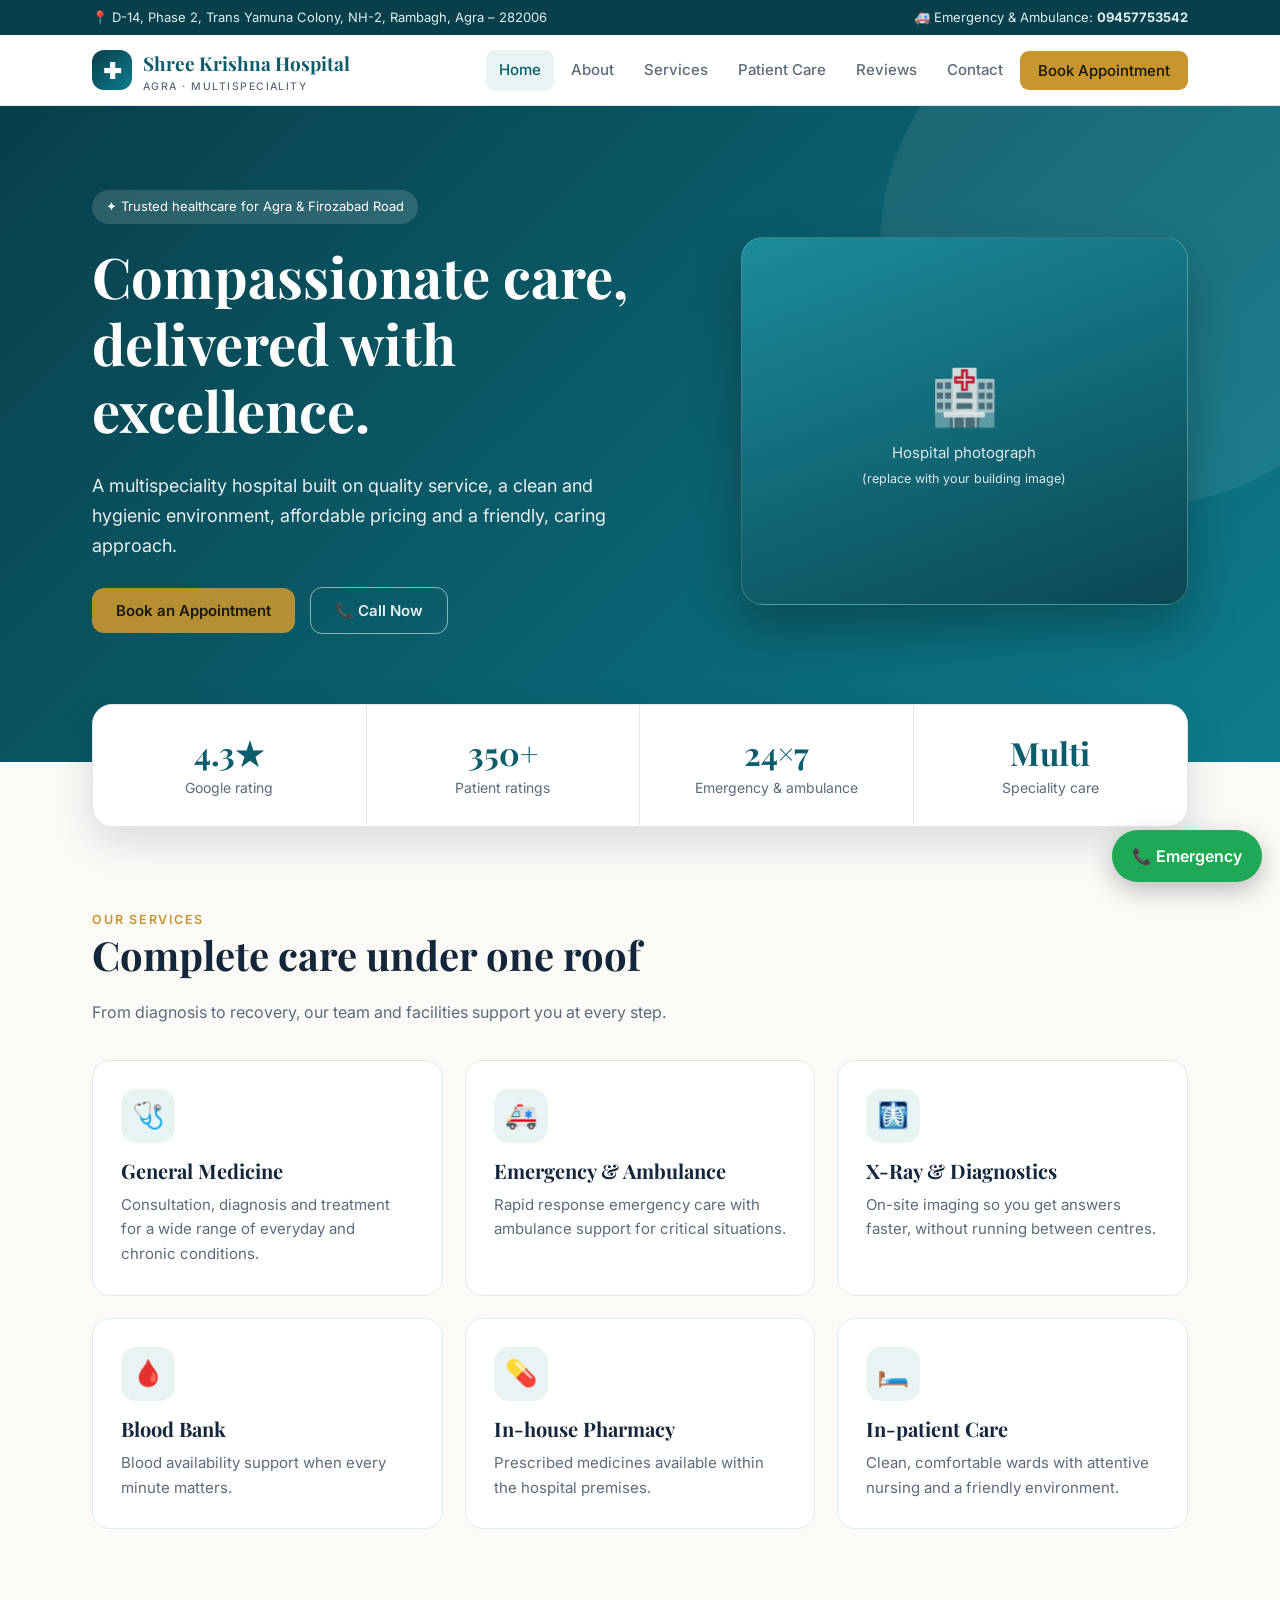
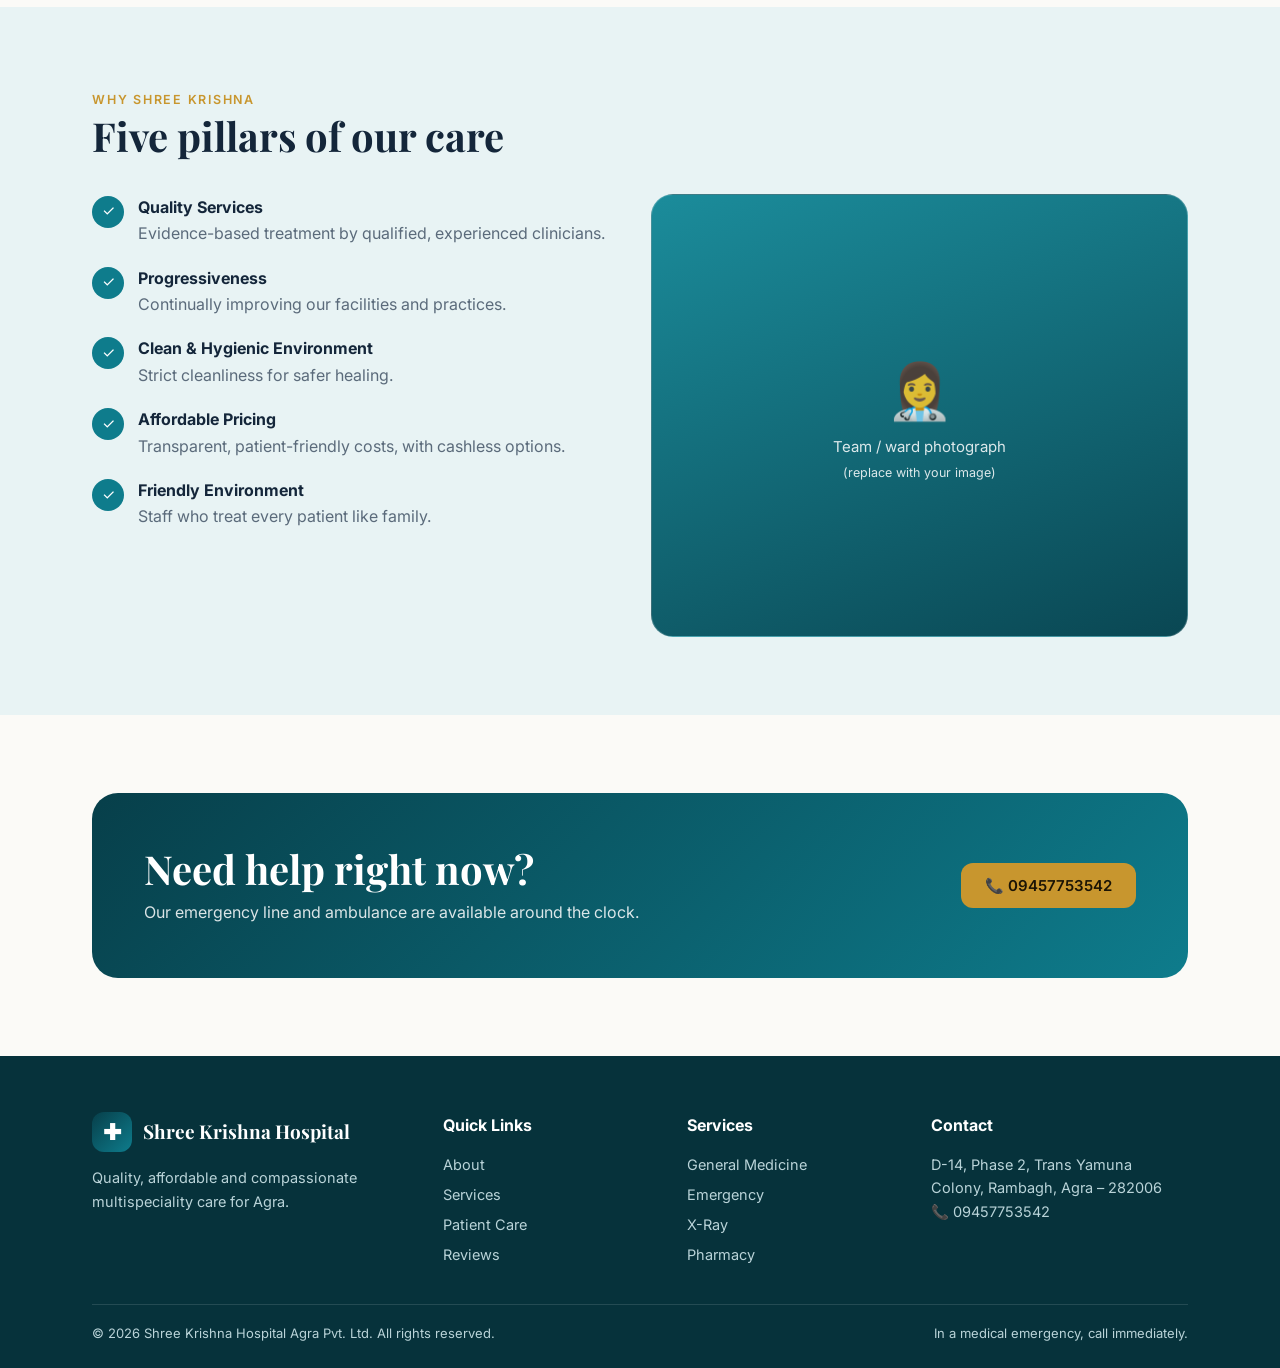
<file: index.html>
<!DOCTYPE html>
<html lang="en"><head><meta charset="utf-8">
<meta name="viewport" content="width=device-width, initial-scale=1, viewport-fit=cover">
<title>Shree Krishna Hospital, Agra – Multispeciality Care You Can Trust</title>
<link href="https://fonts.googleapis.com/css2?family=Playfair+Display:wght@600;700&family=Inter:wght@400;500;600&display=swap" rel="stylesheet">
<style>
:root{--bg:#fbfaf7;--card:#fff;--ink:#14263a;--mut:#5b6b7b;--pri:#0b5d6b;--pri2:#0e7c8c;--acc:#c8962e;--soft:#e8f3f4;--line:#e3e8ec;--hero:linear-gradient(135deg,#073f4a,#0e7c8c);box-sizing:border-box;padding-top:env(safe-area-inset-top,0px);padding-bottom:env(safe-area-inset-bottom,0px)}
@media(prefers-color-scheme:dark){:root:not([data-theme="light"]){--bg:#0d1820;--card:#142531;--ink:#eaf1f5;--mut:#9db0bd;--soft:#16323b;--line:#233a48;--pri:#5fc3d1;--pri2:#0e7c8c}}
:root[data-theme="dark"]{--bg:#0d1820;--card:#142531;--ink:#eaf1f5;--mut:#9db0bd;--soft:#16323b;--line:#233a48;--pri:#5fc3d1;--pri2:#0e7c8c}
*{box-sizing:border-box}html{scroll-behavior:smooth;scroll-padding-top:env(safe-area-inset-top,0px)}
body{margin:0;background:var(--bg);color:var(--ink);font:16px/1.65 Inter,system-ui,sans-serif}
h1,h2,h3{font-family:'Playfair Display',Georgia,serif;line-height:1.2;margin:0 0 .5em}
a{color:inherit;text-decoration:none}.wrap{max-width:1140px;margin:auto;padding:0 22px}
.top{background:#073f4a;color:#dff0f2;font-size:13px;padding:7px 0}.top .wrap{display:flex;justify-content:space-between;gap:10px;flex-wrap:wrap}
header{position:sticky;top:env(safe-area-inset-top,0px);z-index:20;background:var(--card);border-bottom:1px solid var(--line)}
nav{display:flex;align-items:center;justify-content:space-between;height:70px}
.logo{display:flex;align-items:center;gap:11px;font-family:'Playfair Display',serif;font-weight:700;font-size:19px;color:var(--pri)}
.logo i{width:40px;height:40px;border-radius:12px;background:var(--hero);display:grid;place-items:center;color:#fff;font-style:normal;font-size:22px}
.logo small{display:block;font:500 10.5px Inter;letter-spacing:.14em;color:var(--mut);text-transform:uppercase}
.links{display:flex;gap:4px;align-items:center}.links a{padding:8px 13px;border-radius:9px;font-weight:500;font-size:15px;color:var(--mut)}
.links a:hover,.links a.on{color:var(--pri);background:var(--soft)}
.btn{display:inline-block;padding:13px 24px;border-radius:12px;background:var(--acc);color:#1b1405;font-weight:600;border:0;cursor:pointer;font:600 15px Inter}
.btn.ghost{background:transparent;border:1.5px solid rgba(255,255,255,.6);color:#fff}.btn:hover{filter:brightness(1.07)}
.burger{display:none;background:none;border:0;font-size:26px;color:var(--ink)}
.hero{background:var(--hero);color:#fff;padding:84px 0 110px;position:relative;overflow:hidden}
.hero:after{content:"";position:absolute;right:-120px;top:-120px;width:520px;height:520px;border-radius:50%;background:rgba(255,255,255,.07)}
.hero .wrap{display:grid;grid-template-columns:1.15fr .85fr;gap:44px;align-items:center;position:relative;z-index:1}
.hero h1{font-size:clamp(34px,5vw,56px)}.hero p{font-size:18px;opacity:.9;max-width:540px}
.tag{display:inline-block;background:rgba(255,255,255,.14);padding:6px 14px;border-radius:99px;font-size:13px;margin-bottom:18px}
.photo{border-radius:22px;aspect-ratio:4/3.3;background:linear-gradient(160deg,#1b8c9b,#0a4753);display:grid;place-items:center;color:rgba(255,255,255,.85);font-size:15px;text-align:center;padding:20px;box-shadow:0 24px 50px rgba(0,0,0,.28);border:1px solid rgba(255,255,255,.2)}
.photo b{display:block;font-size:54px}
.stats{margin-top:-58px;position:relative;z-index:2}.stats .g{display:grid;grid-template-columns:repeat(4,1fr);background:var(--card);border-radius:20px;box-shadow:0 14px 40px rgba(10,40,50,.14);border:1px solid var(--line)}
.stats .g div{padding:26px;text-align:center;border-right:1px solid var(--line)}.stats .g div:last-child{border:0}
.stats strong{display:block;font:700 32px 'Playfair Display';color:var(--pri)}.stats span{color:var(--mut);font-size:14px}
section{padding:78px 0}.eyebrow{color:var(--acc);font-weight:600;letter-spacing:.14em;text-transform:uppercase;font-size:12.5px}
.sec h2{font-size:clamp(28px,3.6vw,40px)}.lead{color:var(--mut);max-width:640px}
.grid{display:grid;gap:22px;margin-top:34px}.g3{grid-template-columns:repeat(3,1fr)}.g2{grid-template-columns:1fr 1fr}
.card{background:var(--card);border:1px solid var(--line);border-radius:18px;padding:28px;transition:.25s}
.card:hover{transform:translateY(-5px);box-shadow:0 18px 38px rgba(10,40,50,.12);border-color:var(--pri2)}
.ic{width:54px;height:54px;border-radius:15px;background:var(--soft);display:grid;place-items:center;font-size:26px;margin-bottom:16px}
.card h3{font-size:20px}.card p{color:var(--mut);margin:0;font-size:15px}
.alt{background:var(--soft)}
.pill{display:flex;gap:14px;align-items:flex-start;margin:0 0 18px}.pill i{flex:none;width:32px;height:32px;border-radius:50%;background:var(--pri2);color:#fff;display:grid;place-items:center;font-style:normal;font-size:15px;margin-top:2px}
.pill p{margin:0;color:var(--mut)}.pill b{display:block;color:var(--ink)}
.cta{background:var(--hero);color:#fff;border-radius:26px;padding:52px;display:flex;justify-content:space-between;align-items:center;gap:26px;flex-wrap:wrap}.cta h2{margin:0}
.page{display:none}.page.on{display:block;animation:f .45s}@keyframes f{from{opacity:0;transform:translateY(10px)}}
.phead{background:var(--hero);color:#fff;padding:62px 0}.phead h1{font-size:clamp(30px,4.5vw,46px);margin:0}.phead p{opacity:.85;margin:.4em 0 0}
form{display:grid;gap:14px}input,select,textarea{width:100%;padding:13px 15px;border:1px solid var(--line);border-radius:11px;background:var(--bg);color:var(--ink);font:15px Inter}
.row2{display:grid;grid-template-columns:1fr 1fr;gap:14px}
.map{border-radius:18px;overflow:hidden;min-height:320px;background:var(--soft);display:grid;place-items:center;text-align:center;padding:24px;border:1px solid var(--line)}
table{width:100%;border-collapse:collapse}td{padding:12px 0;border-bottom:1px solid var(--line)}td:last-child{text-align:right;font-weight:600;color:var(--pri)}
.rate{font:700 56px 'Playfair Display';color:var(--acc);line-height:1}
footer{background:#06323b;color:#b9d3d8;padding:56px 0 24px;font-size:14.5px}footer h4{color:#fff;margin:0 0 12px;font-size:16px}
footer .fg{display:grid;grid-template-columns:1.5fr 1fr 1fr 1.2fr;gap:30px}footer a{display:block;padding:3px 0}footer a:hover{color:#fff}
.copy{border-top:1px solid rgba(255,255,255,.12);margin-top:34px;padding-top:18px;font-size:13px;display:flex;justify-content:space-between;flex-wrap:wrap;gap:8px}
.wa{position:fixed;right:18px;bottom:calc(18px + env(safe-area-inset-bottom,0px));z-index:30;background:#1fa855;color:#fff;border-radius:99px;padding:13px 20px;font-weight:600;box-shadow:0 8px 24px rgba(0,0,0,.25)}
@media(max-width:860px){.hero .wrap,.g3,.g2,footer .fg,.row2{grid-template-columns:1fr}.stats .g{grid-template-columns:1fr 1fr}.burger{display:block}
.links{display:none;position:absolute;left:0;right:0;top:70px;background:var(--card);flex-direction:column;align-items:stretch;padding:12px 22px;border-bottom:1px solid var(--line)}.links.open{display:flex}.hero{padding:56px 0 90px}.cta{padding:32px}.photo{aspect-ratio:16/10}}
</style></head><body>
<div class="top"><div class="wrap"><span>📍 D-14, Phase 2, Trans Yamuna Colony, NH-2, Rambagh, Agra – 282006</span><span>🚑 Emergency &amp; Ambulance: <b>09457753542</b></span></div></div>
<header><div class="wrap"><nav>
<a href="#home" class="logo"><i>✚</i><span>Shree Krishna Hospital<small>Agra · Multispeciality</small></span></a>
<button class="burger" onclick="document.querySelector('.links').classList.toggle('open')" aria-label="Menu">☰</button>
<div class="links"><a href="#home">Home</a><a href="#about">About</a><a href="#services">Services</a><a href="#patients">Patient Care</a><a href="#reviews">Reviews</a><a href="#contact">Contact</a><a href="#contact" class="btn" style="color:#1b1405;padding:10px 18px">Book Appointment</a></div>
</nav></div></header>

<main>
<div class="page" id="p-home">
<div class="hero"><div class="wrap"><div>
<span class="tag">✦ Trusted healthcare for Agra &amp; Firozabad Road</span>
<h1>Compassionate care, delivered with excellence.</h1>
<p>A multispeciality hospital built on quality service, a clean and hygienic environment, affordable pricing and a friendly, caring approach.</p>
<p style="margin-top:26px"><a class="btn" href="#contact">Book an Appointment</a> &nbsp; <a class="btn ghost" href="tel:09457753542">📞 Call Now</a></p></div>
<div class="photo"><div><b>🏥</b>Hospital photograph<br><small>(replace with your building image)</small></div></div></div></div>
<div class="stats"><div class="wrap"><div class="g"><div><strong>4.3★</strong><span>Google rating</span></div><div><strong>350+</strong><span>Patient ratings</span></div><div><strong>24×7</strong><span>Emergency &amp; ambulance</span></div><div><strong>Multi</strong><span>Speciality care</span></div></div></div></div>

<section class="sec"><div class="wrap"><span class="eyebrow">Our Services</span><h2>Complete care under one roof</h2><p class="lead">From diagnosis to recovery, our team and facilities support you at every step.</p>
<div class="grid g3">
<div class="card"><div class="ic">🩺</div><h3>General Medicine</h3><p>Consultation, diagnosis and treatment for a wide range of everyday and chronic conditions.</p></div>
<div class="card"><div class="ic">🚑</div><h3>Emergency &amp; Ambulance</h3><p>Rapid response emergency care with ambulance support for critical situations.</p></div>
<div class="card"><div class="ic">🩻</div><h3>X-Ray &amp; Diagnostics</h3><p>On-site imaging so you get answers faster, without running between centres.</p></div>
<div class="card"><div class="ic">🩸</div><h3>Blood Bank</h3><p>Blood availability support when every minute matters.</p></div>
<div class="card"><div class="ic">💊</div><h3>In-house Pharmacy</h3><p>Prescribed medicines available within the hospital premises.</p></div>
<div class="card"><div class="ic">🛏️</div><h3>In-patient Care</h3><p>Clean, comfortable wards with attentive nursing and a friendly environment.</p></div>
</div></div></section>

<section class="alt sec"><div class="wrap"><span class="eyebrow">Why Shree Krishna</span><h2>Five pillars of our care</h2>
<div class="grid g2"><div>
<div class="pill"><i>✓</i><p><b>Quality Services</b>Evidence-based treatment by qualified, experienced clinicians.</p></div>
<div class="pill"><i>✓</i><p><b>Progressiveness</b>Continually improving our facilities and practices.</p></div>
<div class="pill"><i>✓</i><p><b>Clean &amp; Hygienic Environment</b>Strict cleanliness for safer healing.</p></div>
<div class="pill"><i>✓</i><p><b>Affordable Pricing</b>Transparent, patient-friendly costs, with cashless options.</p></div>
<div class="pill"><i>✓</i><p><b>Friendly Environment</b>Staff who treat every patient like family.</p></div></div>
<div class="photo" style="box-shadow:none"><div><b>👩‍⚕️</b>Team / ward photograph<br><small>(replace with your image)</small></div></div></div></div></section>

<section class="sec"><div class="wrap"><div class="cta"><div><h2>Need help right now?</h2><p style="margin:.4em 0 0;opacity:.85">Our emergency line and ambulance are available around the clock.</p></div><a class="btn" href="tel:09457753542">📞 09457753542</a></div></div></section>
</div>

<div class="page" id="p-about"><div class="phead"><div class="wrap"><h1>About Us</h1><p>Healthcare you can trust, in the heart of Agra.</p></div></div>
<section class="sec"><div class="wrap"><div class="grid g2" style="margin:0"><div><span class="eyebrow">Our Story</span><h2>Welcome to Shree Krishna Hospital</h2>
<p class="lead">Shree Krishna Hospital (SKH) is a multispeciality hospital serving Agra and the surrounding region from Trans Yamuna Colony, just after the Rambagh flyover on the Tundla/Firozabad road.</p>
<p class="lead">Quality services, progressiveness, a clean and hygienic environment, affordable pricing and a friendly atmosphere are the five pillars that guide everything we do.</p>
<p class="lead">We are part of the cashless network of several health insurers, so you can focus on recovery rather than paperwork.</p></div>
<div class="photo" style="box-shadow:none"><div><b>🏥</b>Facility photograph</div></div></div>
<div class="grid g3"><div class="card"><div class="ic">🎯</div><h3>Our Mission</h3><p>To deliver accessible, affordable and compassionate healthcare to every family.</p></div><div class="card"><div class="ic">👁️</div><h3>Our Vision</h3><p>To be the most trusted community hospital in the Agra region.</p></div><div class="card"><div class="ic">❤️</div><h3>Our Values</h3><p>Integrity, empathy, cleanliness and continuous improvement.</p></div></div></div></section></div>

<div class="page" id="p-services"><div class="phead"><div class="wrap"><h1>Services &amp; Facilities</h1><p>Comprehensive, coordinated care.</p></div></div>
<section class="sec"><div class="wrap"><div class="grid g3" style="margin:0">
<div class="card"><div class="ic">🩺</div><h3>General Medicine (OPD)</h3><p>Morning and evening OPD sessions for adults and families.</p></div>
<div class="card"><div class="ic">🚑</div><h3>Emergency &amp; Ambulance</h3><p>Dial 09457753542 for emergency response.</p></div>
<div class="card"><div class="ic">🩻</div><h3>Radiology (X-Ray)</h3><p>Quick, reliable imaging on site.</p></div>
<div class="card"><div class="ic">🩸</div><h3>Blood Bank</h3><p>Support for transfusion needs.</p></div>
<div class="card"><div class="ic">💊</div><h3>Pharmacy</h3><p>Medicines available within the hospital.</p></div>
<div class="card"><div class="ic">🛏️</div><h3>In-patient Wards</h3><p>Hygienic, comfortable rooms for admitted patients.</p></div></div></div></section></div>

<div class="page" id="p-patients"><div class="phead"><div class="wrap"><h1>Patient Care</h1><p>Timings, insurance and what to bring.</p></div></div>
<section class="sec"><div class="wrap"><div class="grid g2" style="margin:0">
<div class="card"><h3>OPD Timings</h3><table><tr><td>Morning session</td><td>10:00 AM – 2:30 PM</td></tr><tr><td>Evening session</td><td>5:00 PM – 7:30 PM</td></tr><tr><td>Emergency</td><td>24 × 7</td></tr></table><p style="margin-top:12px;font-size:13px">Please call to confirm timings before visiting.</p></div>
<div class="card"><h3>Insurance &amp; Cashless</h3><p>We are listed in the cashless hospital networks of several leading health insurers. Please carry your insurance card and a photo ID, and contact our front desk to confirm eligibility before admission.</p><h3 style="margin-top:22px">What to Bring</h3><p>Previous reports and prescriptions · Photo ID · Insurance card (if any) · List of current medicines.</p></div></div></div></section></div>

<div class="page" id="p-reviews"><div class="phead"><div class="wrap"><h1>Patient Reviews</h1><p>What our community says about us.</p></div></div>
<section class="sec"><div class="wrap"><div class="grid g2" style="margin:0;align-items:center"><div class="card" style="text-align:center"><div class="rate">4.3</div><div style="color:var(--acc);font-size:24px">★★★★☆</div><p>Average Google rating from 350+ patients</p><p style="margin-top:14px"><a class="btn" target="_blank" rel="noopener" href="https://www.google.com/maps/place/Shree+Krishna+Hospital+Agra/@27.2041068,78.0470718,17z">Read all reviews on Google</a></p></div>
<div><span class="eyebrow">Your voice matters</span><h2>Share your experience</h2><p class="lead">Your feedback helps us improve and helps other families choose with confidence. Visit our Google profile to read patient reviews or leave your own.</p></div></div></div></section></div>

<div class="page" id="p-contact"><div class="phead"><div class="wrap"><h1>Contact &amp; Appointments</h1><p>We’re here to help.</p></div></div>
<section class="sec"><div class="wrap"><div class="grid g2" style="margin:0">
<div class="card"><h3>Request an Appointment</h3><form onsubmit="event.preventDefault();this.innerHTML='<h3>Thank you!</h3><p>Our team will call you shortly to confirm your appointment.</p>'">
<div class="row2"><input required placeholder="Full name"><input required type="tel" placeholder="Phone number"></div>
<div class="row2"><input type="date"><select><option>Morning (10 AM – 2:30 PM)</option><option>Evening (5 PM – 7:30 PM)</option></select></div>
<select><option>General Medicine</option><option>X-Ray / Diagnostics</option><option>Other</option></select><textarea rows="3" placeholder="How can we help?"></textarea><button class="btn">Request Appointment</button></form></div>
<div><div class="card" style="margin-bottom:22px"><h3>Visit Us</h3><p>Shree Krishna Hospital Agra Pvt. Ltd.<br>D-14, Phase 2, Trans Yamuna Colony, NH-2, Rambagh, Agra, Uttar Pradesh – 282006</p><p style="margin-top:12px"><b>Phone / Emergency / Ambulance:</b> <a href="tel:09457753542" style="color:var(--pri)">09457753542</a></p></div>
<div class="map"><div><h3>📍 Find us on Google Maps</h3><a class="btn" target="_blank" rel="noopener" href="https://www.google.com/maps/search/?api=1&query=27.2041068,78.0470718">Get Directions</a></div></div></div></div></div></section></div>
</main>

<footer><div class="wrap"><div class="fg"><div><div class="logo" style="color:#fff;margin-bottom:12px"><i>✚</i><span>Shree Krishna Hospital</span></div><p>Quality, affordable and compassionate multispeciality care for Agra.</p></div>
<div><h4>Quick Links</h4><a href="#about">About</a><a href="#services">Services</a><a href="#patients">Patient Care</a><a href="#reviews">Reviews</a></div>
<div><h4>Services</h4><a href="#services">General Medicine</a><a href="#services">Emergency</a><a href="#services">X-Ray</a><a href="#services">Pharmacy</a></div>
<div><h4>Contact</h4><p>D-14, Phase 2, Trans Yamuna Colony, Rambagh, Agra – 282006<br>📞 09457753542</p></div></div>
<div class="copy"><span>© 2026 Shree Krishna Hospital Agra Pvt. Ltd. All rights reserved.</span><span>In a medical emergency, call immediately.</span></div></div></footer>
<a class="wa" href="tel:09457753542">📞 Emergency</a>
<script>
function route(){var h=(location.hash||'#home').slice(1);if(!document.getElementById('p-'+h))h='home';
document.querySelectorAll('.page').forEach(function(p){p.classList.toggle('on',p.id==='p-'+h)});
document.querySelectorAll('.links a:not(.btn)').forEach(function(a){a.classList.toggle('on',a.getAttribute('href')==='#'+h)});
document.querySelector('.links').classList.remove('open');window.scrollTo(0,0)}
addEventListener('hashchange',route);route();
</script></body></html>
</file>
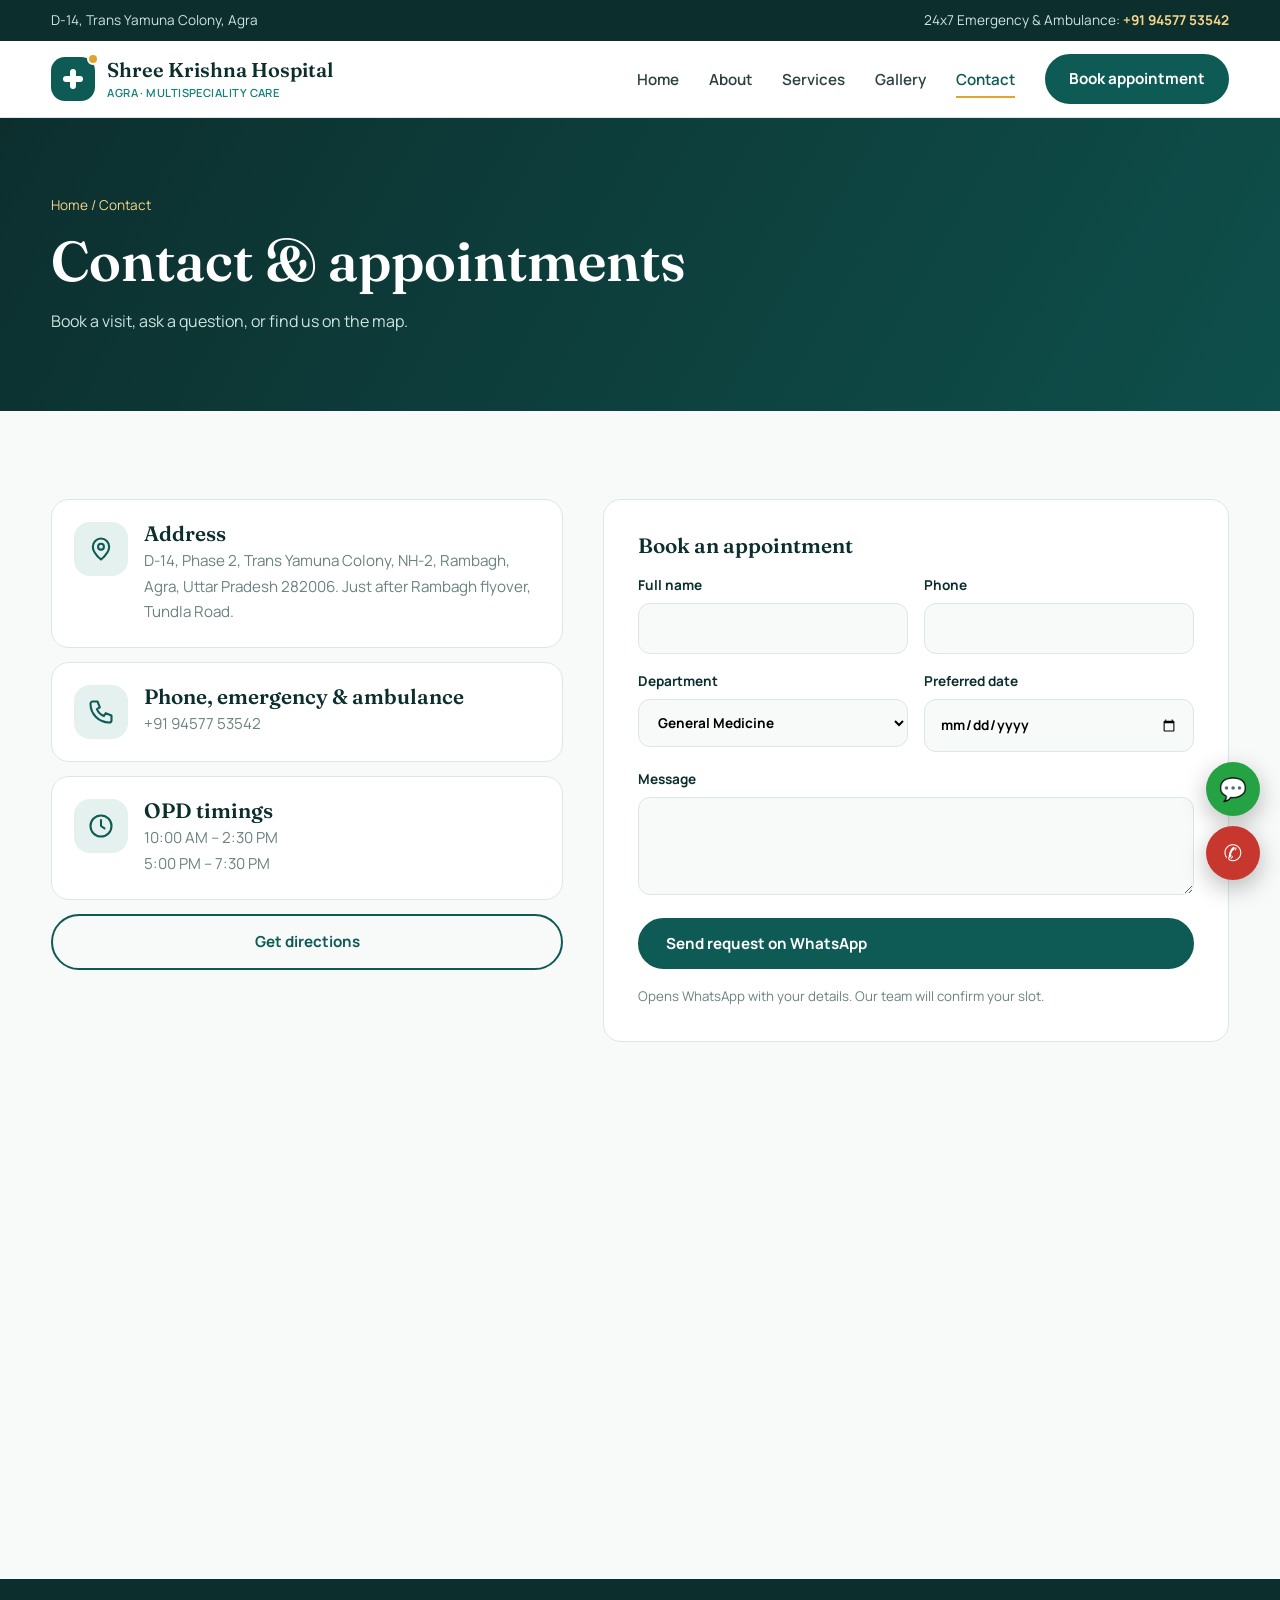
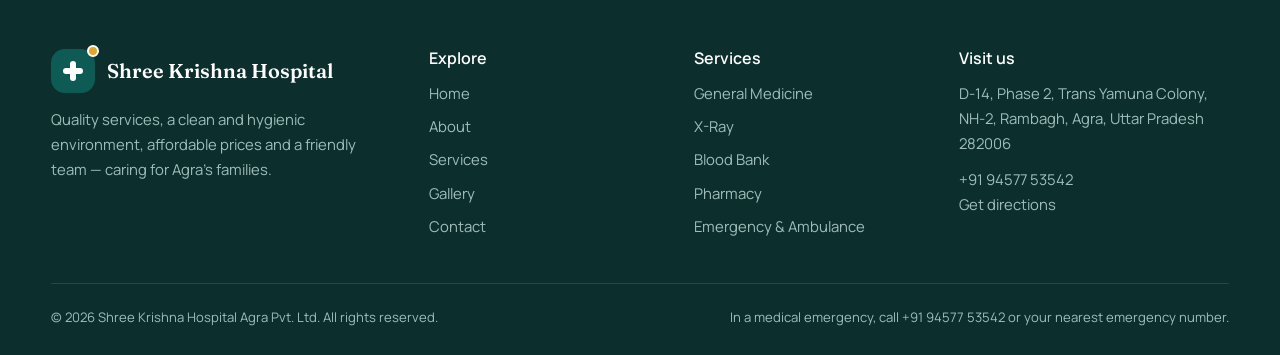
<file: skh/contact.html>
<!DOCTYPE html><html lang="en"><head><meta charset="utf-8"><meta name="viewport" content="width=device-width,initial-scale=1">
<title>Contact | Shree Krishna Hospital, Agra</title><meta name="description" content="Book an appointment or contact Shree Krishna Hospital, Agra.">
<link rel="preconnect" href="https://fonts.googleapis.com"><link rel="preconnect" href="https://fonts.gstatic.com" crossorigin>
<link href="https://fonts.googleapis.com/css2?family=Fraunces:wght@500;600;700&family=Manrope:wght@400;600;700;800&display=swap" rel="stylesheet">
<link rel="icon" href="data:image/svg+xml,%3Csvg xmlns='http://www.w3.org/2000/svg' viewBox='0 0 100 100'%3E%3Crect width='100' height='100' rx='24' fill='%230e5a55'/%3E%3Cpath d='M42 22h16v20h20v16H58v20H42V58H22V42h20z' fill='white'/%3E%3C/svg%3E">
<link rel="stylesheet" href="css/style.css"></head><body>
<div class="topbar"><div class="wrap"><span>D-14, Trans Yamuna Colony, Agra</span><span>24x7 Emergency &amp; Ambulance: <a href="tel:+919457753542">+91 94577 53542</a></span></div></div>
<header class="nav"><div class="wrap"><a class="logo" href="index.html"><span class="mark"><i></i></span><span><b>Shree Krishna Hospital</b><small>AGRA &middot; MULTISPECIALITY CARE</small></span></a>
<button class="burger" aria-label="Menu" aria-expanded="false">&#9776;</button>
<nav><ul><li><a href="index.html">Home</a></li><li><a href="about.html">About</a></li><li><a href="services.html">Services</a></li><li><a href="gallery.html">Gallery</a></li><li><a href="contact.html" class=on>Contact</a></li><li><a class="btn" href="contact.html#book">Book appointment</a></li></ul></nav></div></header>
<div class="page-hero"><div class="wrap"><div class="crumb">Home / Contact</div><h1>Contact &amp; appointments</h1><p>Book a visit, ask a question, or find us on the map.</p></div></div>
<section><div class="wrap"><div class="contact"><div class="info">
<div class="card"><div class="ic"><svg viewBox="0 0 24 24"><path d="M12 21s7-6 7-11a7 7 0 10-14 0c0 5 7 11 7 11z"/><circle cx="12" cy="10" r="2.5"/></svg></div><div><h3>Address</h3><p>D-14, Phase 2, Trans Yamuna Colony, NH-2, Rambagh, Agra, Uttar Pradesh 282006. Just after Rambagh flyover, Tundla Road.</p></div></div>
<div class="card"><div class="ic"><svg viewBox="0 0 24 24"><path d="M5 3h4l2 5-2.5 1.5a11 11 0 006 6L16 13l5 2v4a2 2 0 01-2 2A16 16 0 013 5a2 2 0 012-2z"/></svg></div><div><h3>Phone, emergency &amp; ambulance</h3><p><a href="tel:+919457753542">+91 94577 53542</a></p></div></div>
<div class="card"><div class="ic"><svg viewBox="0 0 24 24"><circle cx="12" cy="12" r="9"/><path d="M12 7v5l3 2"/></svg></div><div><h3>OPD timings</h3><p>10:00 AM &ndash; 2:30 PM<br>5:00 PM &ndash; 7:30 PM</p></div></div>
<a class="btn ghost" href="https://www.google.com/maps/place/Shree+Krishna+Hospital+Agra/@27.2041068,78.0470718,17z" target="_blank" rel="noopener" style="justify-content:center">Get directions</a></div>
<form id="appt"><h3 id="book">Book an appointment</h3><div class="two"><label>Full name<input name="name" required></label><label>Phone<input name="phone" type="tel" required></label></div>
<div class="two"><label>Department<select name="dept"><option>General Medicine</option><option>Cardiology</option><option>Neurology</option><option>Orthopaedics</option><option>General Surgery</option><option>Gynaecology & Obstetrics</option><option>Paediatrics</option><option>Gastroenterology</option><option>Urology</option><option>X-Ray</option></select></label><label>Preferred date<input name="date" type="date"></label></div>
<label>Message<textarea name="msg" rows="3"></textarea></label><button class="btn" type="submit">Send request on WhatsApp</button><small style="color:var(--mut)">Opens WhatsApp with your details. Our team will confirm your slot.</small></form></div>
<iframe title="Hospital location map" loading="lazy" src="https://www.google.com/maps?q=27.2041068,78.0470718&amp;z=16&amp;output=embed"></iframe></div></section>
<footer><div class="wrap"><div class="g"><div><div class="logo" style="margin-bottom:14px"><span class="mark"><i></i></span><b style="color:#fff">Shree Krishna Hospital</b></div><p>Quality services, a clean and hygienic environment, affordable prices and a friendly team &mdash; caring for Agra&rsquo;s families.</p></div>
<div><h4>Explore</h4><ul><li><a href="index.html">Home</a></li><li><a href="about.html">About</a></li><li><a href="services.html">Services</a></li><li><a href="gallery.html">Gallery</a></li><li><a href="contact.html">Contact</a></li></ul></div>
<div><h4>Services</h4><ul><li>General Medicine</li><li>X-Ray</li><li>Blood Bank</li><li>Pharmacy</li><li>Emergency &amp; Ambulance</li></ul></div>
<div><h4>Visit us</h4><p>D-14, Phase 2, Trans Yamuna Colony, NH-2, Rambagh, Agra, Uttar Pradesh 282006</p><p style="margin-top:10px"><a href="tel:+919457753542">+91 94577 53542</a></p><p><a href="https://www.google.com/maps/place/Shree+Krishna+Hospital+Agra/@27.2041068,78.0470718,17z" target="_blank" rel="noopener">Get directions</a></p></div></div>
<div class="bar"><span>&copy; 2026 Shree Krishna Hospital Agra Pvt. Ltd. All rights reserved.</span><span>In a medical emergency, call +91 94577 53542 or your nearest emergency number.</span></div></div></footer>
<div class="fab"><a class="wa" href="https://wa.me/919457753542" target="_blank" rel="noopener" aria-label="WhatsApp">&#128172;</a><a class="call" href="tel:+919457753542" aria-label="Call emergency">&#9990;</a></div>
<div class="lb"><img alt=""></div><script src="js/main.js"></script></body></html>
</file>
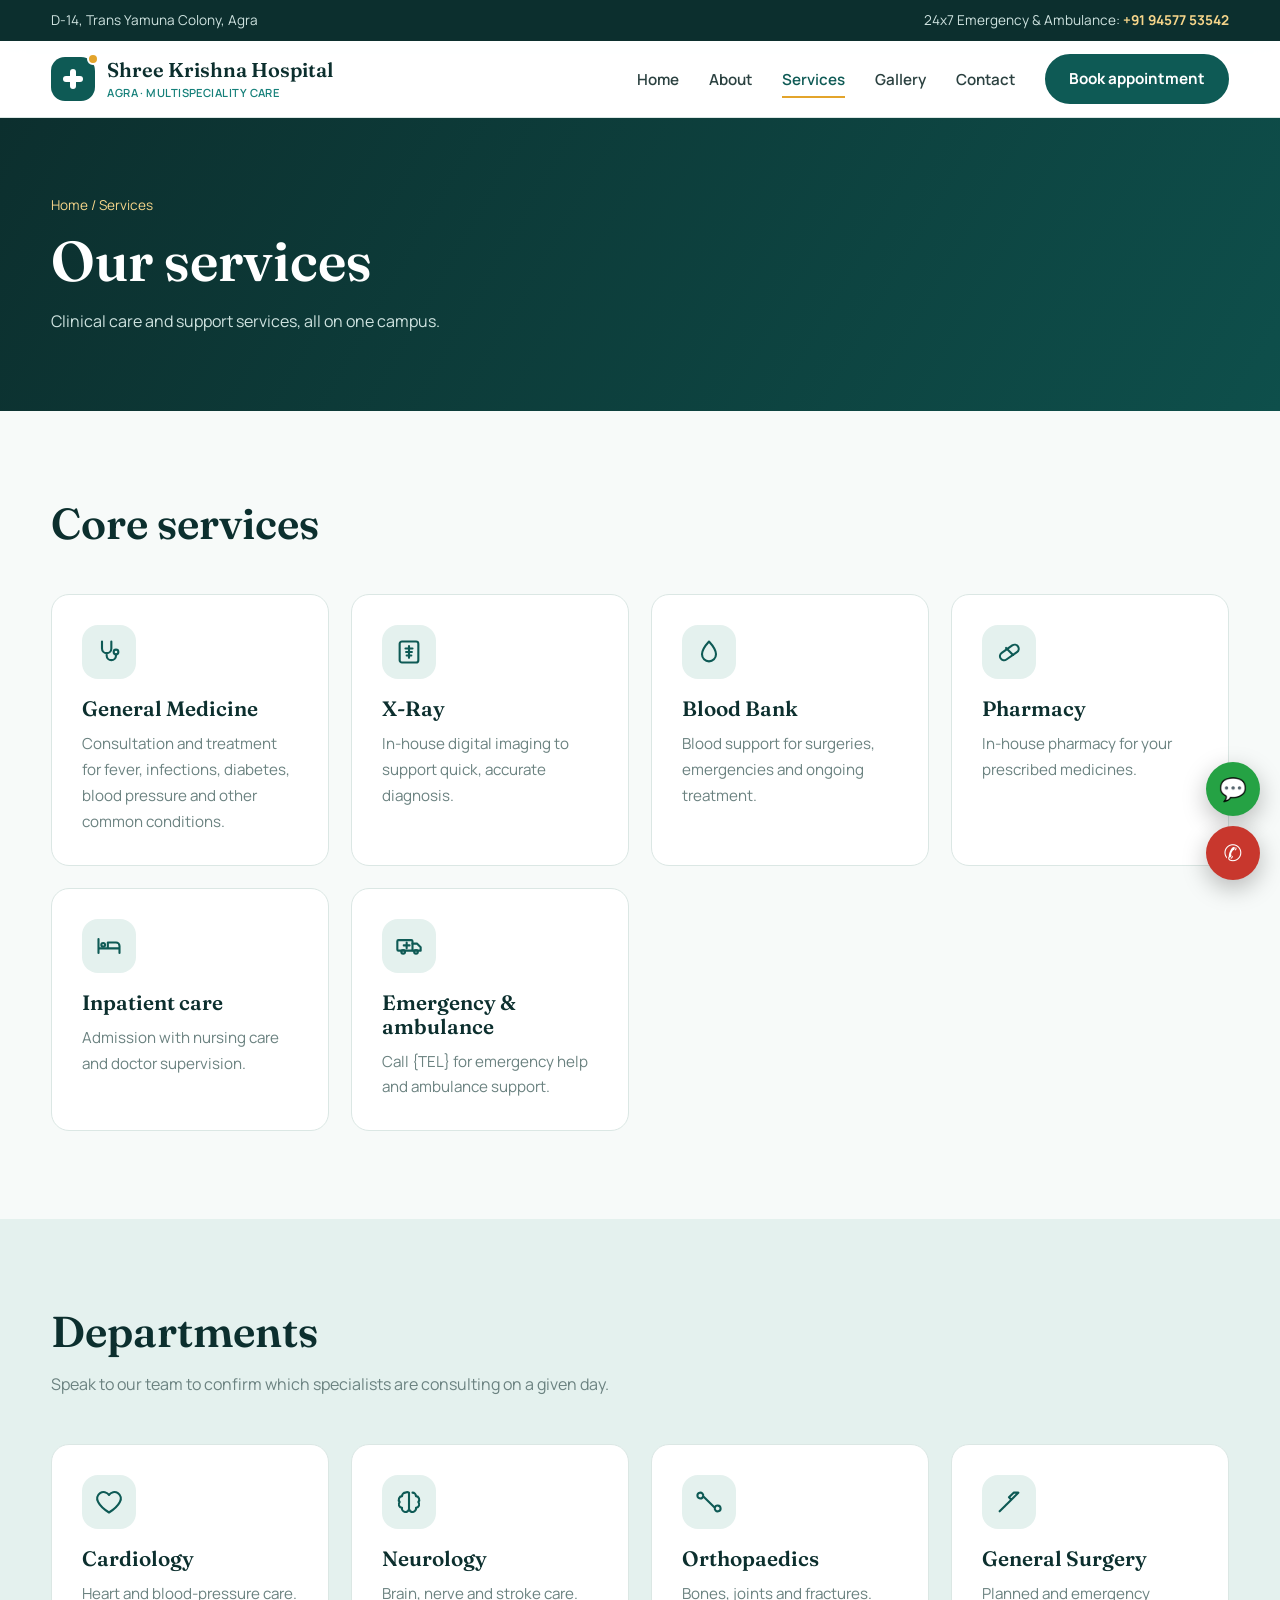
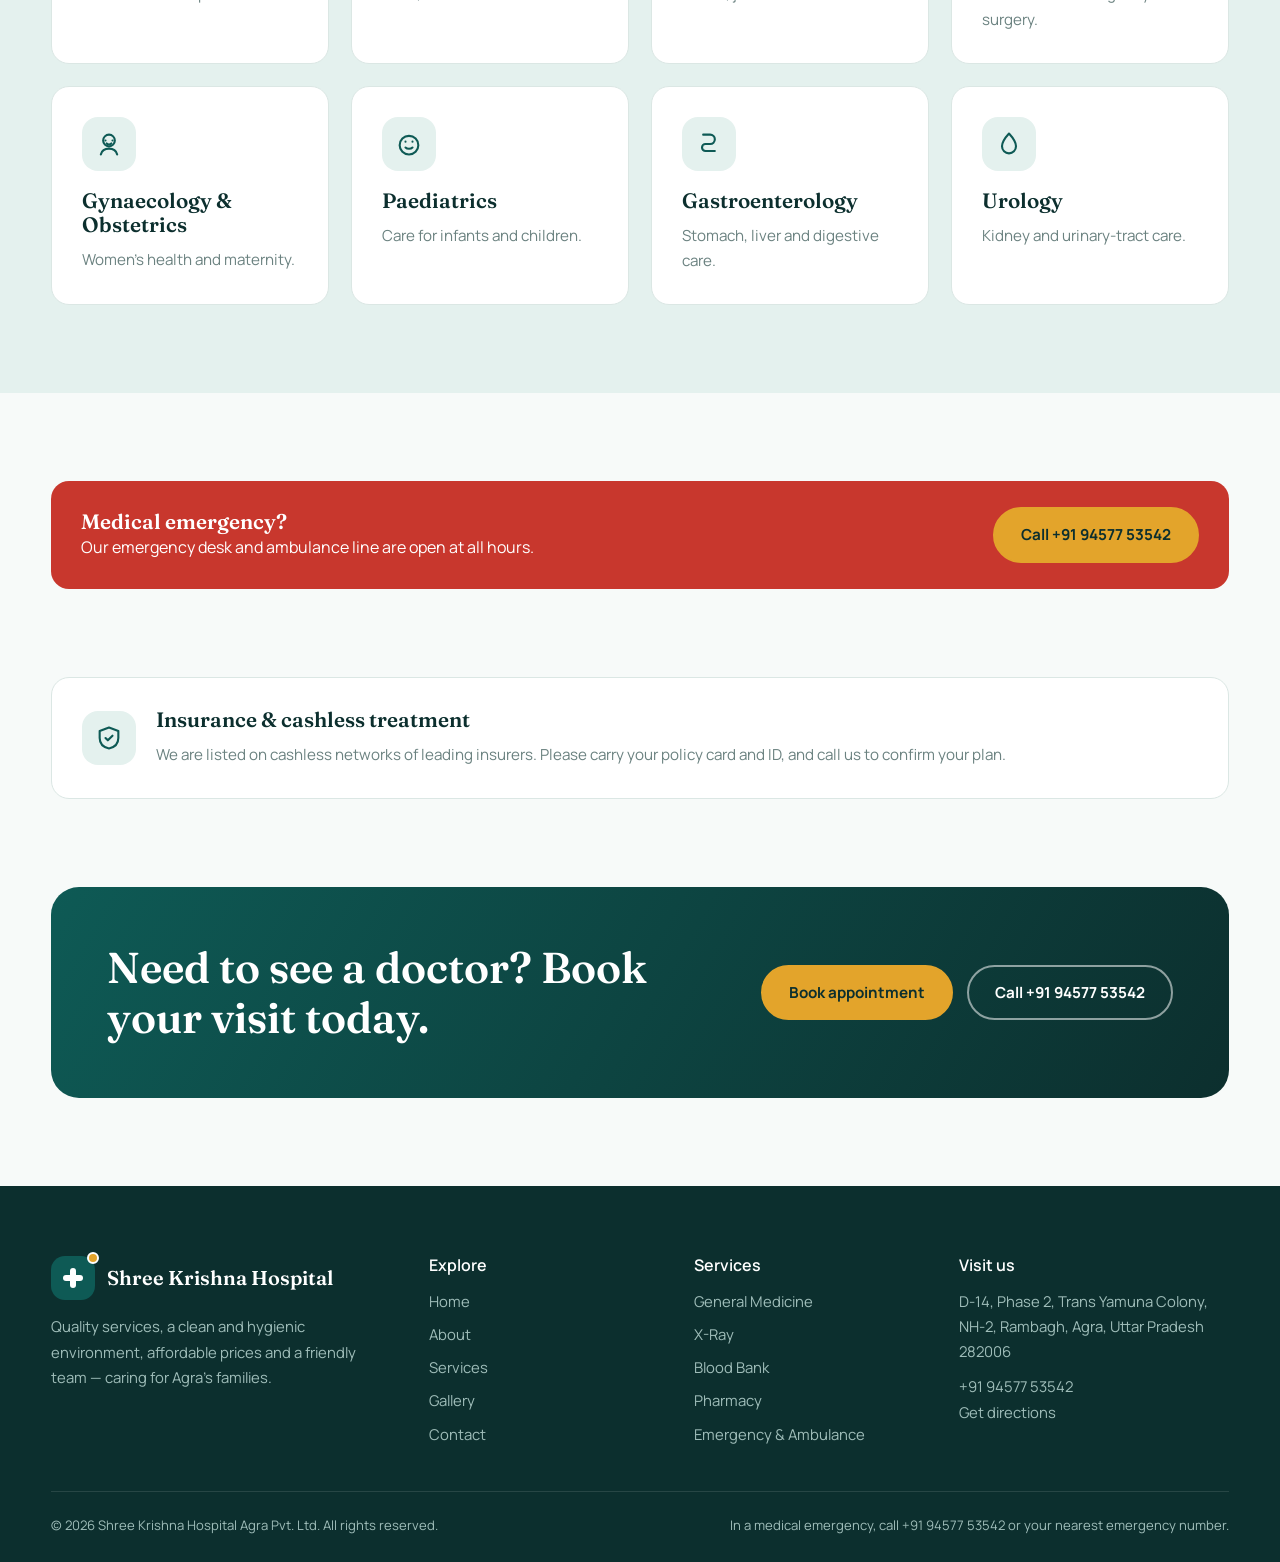
<file: skh/services.html>
<!DOCTYPE html><html lang="en"><head><meta charset="utf-8"><meta name="viewport" content="width=device-width,initial-scale=1">
<title>Services | Shree Krishna Hospital, Agra</title><meta name="description" content="Services and departments at Shree Krishna Hospital, Agra.">
<link rel="preconnect" href="https://fonts.googleapis.com"><link rel="preconnect" href="https://fonts.gstatic.com" crossorigin>
<link href="https://fonts.googleapis.com/css2?family=Fraunces:wght@500;600;700&family=Manrope:wght@400;600;700;800&display=swap" rel="stylesheet">
<link rel="icon" href="data:image/svg+xml,%3Csvg xmlns='http://www.w3.org/2000/svg' viewBox='0 0 100 100'%3E%3Crect width='100' height='100' rx='24' fill='%230e5a55'/%3E%3Cpath d='M42 22h16v20h20v16H58v20H42V58H22V42h20z' fill='white'/%3E%3C/svg%3E">
<link rel="stylesheet" href="css/style.css"></head><body>
<div class="topbar"><div class="wrap"><span>D-14, Trans Yamuna Colony, Agra</span><span>24x7 Emergency &amp; Ambulance: <a href="tel:+919457753542">+91 94577 53542</a></span></div></div>
<header class="nav"><div class="wrap"><a class="logo" href="index.html"><span class="mark"><i></i></span><span><b>Shree Krishna Hospital</b><small>AGRA &middot; MULTISPECIALITY CARE</small></span></a>
<button class="burger" aria-label="Menu" aria-expanded="false">&#9776;</button>
<nav><ul><li><a href="index.html">Home</a></li><li><a href="about.html">About</a></li><li><a href="services.html" class=on>Services</a></li><li><a href="gallery.html">Gallery</a></li><li><a href="contact.html">Contact</a></li><li><a class="btn" href="contact.html#book">Book appointment</a></li></ul></nav></div></header>
<div class="page-hero"><div class="wrap"><div class="crumb">Home / Services</div><h1>Our services</h1><p>Clinical care and support services, all on one campus.</p></div></div>
<section><div class="wrap"><div class="sh"><h2>Core services</h2></div><div class="cards"><div class="card"><div class="ic"><svg viewBox="0 0 24 24"><path d="M6 3v6a4 4 0 008 0V3M10 13v2a4 4 0 008 0v-1"/><circle cx="18" cy="12" r="2"/></svg></div><h3>General Medicine</h3><p>Consultation and treatment for fever, infections, diabetes, blood pressure and other common conditions.</p></div><div class="card"><div class="ic"><svg viewBox="0 0 24 24"><rect x="4" y="3" width="16" height="18" rx="2"/><path d="M12 7v10M9 9h6M9.5 12h5M10 15h4"/></svg></div><h3>X-Ray</h3><p>In-house digital imaging to support quick, accurate diagnosis.</p></div><div class="card"><div class="ic"><svg viewBox="0 0 24 24"><path d="M12 3s6 6.5 6 11a6 6 0 01-12 0c0-4.5 6-11 6-11z"/></svg></div><h3>Blood Bank</h3><p>Blood support for surgeries, emergencies and ongoing treatment.</p></div><div class="card"><div class="ic"><svg viewBox="0 0 24 24"><rect x="3" y="9" width="18" height="7" rx="3.5" transform="rotate(-35 12 12)"/><path d="M9.5 8.5l6 6"/></svg></div><h3>Pharmacy</h3><p>In-house pharmacy for your prescribed medicines.</p></div><div class="card"><div class="ic"><svg viewBox="0 0 24 24"><path d="M3 18V6M3 14h18v4M21 14v-2a3 3 0 00-3-3h-7v5"/><circle cx="7" cy="11" r="1.6"/></svg></div><h3>Inpatient care</h3><p>Admission with nursing care and doctor supervision.</p></div><div class="card"><div class="ic"><svg viewBox="0 0 24 24"><rect x="2" y="7" width="13" height="9" rx="1"/><path d="M15 10h4l3 3v3h-7M10 9v5M7.5 11.5h5"/><circle cx="7" cy="17" r="1.6"/><circle cx="18" cy="17" r="1.6"/></svg></div><h3>Emergency &amp; ambulance</h3><p>Call {TEL} for emergency help and ambulance support.</p></div></div></div></section>
<section class="alt"><div class="wrap"><div class="sh"><h2>Departments</h2><p>Speak to our team to confirm which specialists are consulting on a given day.</p></div><div class="cards"><div class="card"><div class="ic"><svg viewBox="0 0 24 24"><path d="M12 21s-7-4.4-9.3-9A5.3 5.3 0 0112 6a5.3 5.3 0 019.3 6c-2.3 4.6-9.3 9-9.3 9z"/></svg></div><h3>Cardiology</h3><p>Heart and blood-pressure care.</p></div><div class="card"><div class="ic"><svg viewBox="0 0 24 24"><path d="M9 4a3 3 0 00-3 3 3 3 0 00-2 5 3 3 0 002 5 3 3 0 006 1V4a3 3 0 00-3 0zM15 4a3 3 0 013 3 3 3 0 012 5 3 3 0 01-2 5 3 3 0 01-6 1"/></svg></div><h3>Neurology</h3><p>Brain, nerve and stroke care.</p></div><div class="card"><div class="ic"><svg viewBox="0 0 24 24"><path d="M7 7a2.5 2.5 0 11-3-3 2.5 2.5 0 013 3l10 10a2.5 2.5 0 113 3 2.5 2.5 0 01-3-3L7 7z"/></svg></div><h3>Orthopaedics</h3><p>Bones, joints and fractures.</p></div><div class="card"><div class="ic"><svg viewBox="0 0 24 24"><path d="M4 20l10-10M14 10l6-6-4 0-4 4zM10 14l-2 2"/></svg></div><h3>General Surgery</h3><p>Planned and emergency surgery.</p></div><div class="card"><div class="ic"><svg viewBox="0 0 24 24"><circle cx="12" cy="9" r="5"/><path d="M9 9h.01M15 9h.01M10 11.5c1 1 3 1 4 0M5 21c1-4 4-5 7-5s6 1 7 5"/></svg></div><h3>Gynaecology &amp; Obstetrics</h3><p>Women&rsquo;s health and maternity.</p></div><div class="card"><div class="ic"><svg viewBox="0 0 24 24"><path d="M12 21a8 8 0 100-16 8 8 0 000 16zM9 10h.01M15 10h.01M9 15c1.5 1.5 4.5 1.5 6 0"/></svg></div><h3>Paediatrics</h3><p>Care for infants and children.</p></div><div class="card"><div class="ic"><svg viewBox="0 0 24 24"><path d="M7 4h6a4 4 0 010 8H9a3 3 0 000 6h8"/></svg></div><h3>Gastroenterology</h3><p>Stomach, liver and digestive care.</p></div><div class="card"><div class="ic"><svg viewBox="0 0 24 24"><path d="M12 3s6 6.5 6 11a6 6 0 01-12 0c0-4.5 6-11 6-11z"/></svg></div><h3>Urology</h3><p>Kidney and urinary-tract care.</p></div></div></div></section>
<section><div class="wrap"><div class="sos"><div><h3>Medical emergency?</h3><p>Our emergency desk and ambulance line are open at all hours.</p></div><a class="btn gold" href="tel:+919457753542">Call +91 94577 53542</a></div></div></section>
<section style="padding-top:0"><div class="wrap"><div class="card" style="display:flex;gap:20px;align-items:center;flex-wrap:wrap"><div class="ic" style="margin:0"><svg viewBox="0 0 24 24"><path d="M12 3l8 3v6c0 5-3.5 8-8 9-4.5-1-8-4-8-9V6z"/><path d="M9 12l2 2 4-4"/></svg></div><div style="flex:1;min-width:240px"><h3>Insurance &amp; cashless treatment</h3><p>We are listed on cashless networks of leading insurers. Please carry your policy card and ID, and call us to confirm your plan.</p></div></div></div></section>
<section style="padding-top:0"><div class="wrap"><div class="cta"><h2>Need to see a doctor? Book your visit today.</h2><div class="hero-actions"><a class="btn gold" href="contact.html#book">Book appointment</a><a class="btn light" href="tel:+919457753542">Call +91 94577 53542</a></div></div></div></section>
<footer><div class="wrap"><div class="g"><div><div class="logo" style="margin-bottom:14px"><span class="mark"><i></i></span><b style="color:#fff">Shree Krishna Hospital</b></div><p>Quality services, a clean and hygienic environment, affordable prices and a friendly team &mdash; caring for Agra&rsquo;s families.</p></div>
<div><h4>Explore</h4><ul><li><a href="index.html">Home</a></li><li><a href="about.html">About</a></li><li><a href="services.html">Services</a></li><li><a href="gallery.html">Gallery</a></li><li><a href="contact.html">Contact</a></li></ul></div>
<div><h4>Services</h4><ul><li>General Medicine</li><li>X-Ray</li><li>Blood Bank</li><li>Pharmacy</li><li>Emergency &amp; Ambulance</li></ul></div>
<div><h4>Visit us</h4><p>D-14, Phase 2, Trans Yamuna Colony, NH-2, Rambagh, Agra, Uttar Pradesh 282006</p><p style="margin-top:10px"><a href="tel:+919457753542">+91 94577 53542</a></p><p><a href="https://www.google.com/maps/place/Shree+Krishna+Hospital+Agra/@27.2041068,78.0470718,17z" target="_blank" rel="noopener">Get directions</a></p></div></div>
<div class="bar"><span>&copy; 2026 Shree Krishna Hospital Agra Pvt. Ltd. All rights reserved.</span><span>In a medical emergency, call +91 94577 53542 or your nearest emergency number.</span></div></div></footer>
<div class="fab"><a class="wa" href="https://wa.me/919457753542" target="_blank" rel="noopener" aria-label="WhatsApp">&#128172;</a><a class="call" href="tel:+919457753542" aria-label="Call emergency">&#9990;</a></div>
<div class="lb"><img alt=""></div><script src="js/main.js"></script></body></html>
</file>
<file: skh/css/style.css>
:root{--ink:#0c2f2e;--teal:#0e5a55;--teal2:#16807a;--mint:#e4f1ee;--gold:#e3a42b;--gold2:#f6d58a;--bg:#f7faf9;--card:#fff;--txt:#2b4140;--mut:#6b8280;--line:#dbe7e4;--red:#c8372d;--r:18px}
*{box-sizing:border-box;margin:0;padding:0}html{scroll-behavior:smooth}
body{font:16px/1.7 'Manrope',system-ui,sans-serif;color:var(--txt);background:var(--bg)}
h1,h2,h3,h4{font-family:'Fraunces',Georgia,serif;color:var(--ink);line-height:1.15;font-weight:600}
h1{font-size:clamp(2.4rem,5.2vw,4.3rem)}h2{font-size:clamp(1.8rem,3.4vw,2.7rem)}h3{font-size:1.3rem}
a{color:inherit;text-decoration:none}img{max-width:100%;display:block}
.wrap{width:min(1180px,92%);margin:auto}section{padding:88px 0}
:focus-visible{outline:3px solid var(--gold);outline-offset:3px}
.topbar{background:var(--ink);color:#cfe3e0;font-size:.85rem}.topbar .wrap{display:flex;justify-content:space-between;gap:16px;padding:9px 0;flex-wrap:wrap}
.topbar a{color:var(--gold2);font-weight:700}
header.nav{position:sticky;top:0;z-index:50;background:rgba(255,255,255,.93);backdrop-filter:blur(12px);border-bottom:1px solid var(--line)}
header .wrap{display:flex;align-items:center;justify-content:space-between;height:76px}
.logo{display:flex;align-items:center;gap:12px}.logo b{font:600 1.25rem/1.1 'Fraunces',serif;color:var(--ink)}.logo small{display:block;font:600 .7rem 'Manrope';color:var(--teal2);letter-spacing:.04em}
.mark{width:44px;height:44px;border-radius:14px;background:var(--teal);display:grid;place-items:center;position:relative}
.mark:before,.mark:after{content:"";position:absolute;background:#fff;border-radius:3px}.mark:before{width:20px;height:6px}.mark:after{width:6px;height:20px}
.mark i{position:absolute;right:-4px;top:-4px;width:12px;height:12px;border-radius:50%;background:var(--gold);border:2px solid #fff}
nav ul{display:flex;gap:30px;list-style:none;align-items:center}nav a{font-weight:600;font-size:.95rem;padding:6px 0;border-bottom:2px solid transparent}
nav a:hover,nav a.on{border-color:var(--gold);color:var(--teal)}nav a.btn{border-color:var(--teal);padding:10px 22px}
.btn{display:inline-flex;align-items:center;gap:8px;padding:13px 26px;border-radius:999px;font-weight:700;border:2px solid var(--teal);background:var(--teal);color:#fff;cursor:pointer;font-family:inherit;font-size:.95rem;transition:.2s}
.btn:hover{background:var(--ink);border-color:var(--ink);color:#fff}.btn.gold{background:var(--gold);border-color:var(--gold);color:var(--ink)}.btn.gold:hover{background:var(--gold2);border-color:var(--gold2);color:var(--ink)}
.btn.ghost{background:transparent;color:var(--teal)}.btn.ghost:hover{background:var(--teal);color:#fff}.btn.light{background:transparent;border-color:#ffffff88;color:#fff}.btn.light:hover{background:#fff;color:var(--ink)}
.burger{display:none;background:none;border:0;font-size:1.8rem;color:var(--ink);cursor:pointer}
.ph{position:relative;overflow:hidden;border-radius:var(--r);background:linear-gradient(140deg,#0e5a55,#16807a 55%,#e3a42b);isolation:isolate}
.ph svg{position:absolute;inset:0;width:100%;height:100%;opacity:.2;z-index:-1}
.ph img{position:absolute;inset:0;width:100%;height:100%;object-fit:cover}
.ph span{position:absolute;left:16px;bottom:14px;color:#fff;font-weight:700;font-size:.85rem;text-shadow:0 1px 8px #0006}
.hero{background:linear-gradient(120deg,var(--ink),#0e4f4b 70%);color:#fff;padding:78px 0 0;overflow:hidden}
.hero h1{color:#fff;max-width:14ch}.hero h1 em{font-style:normal;color:var(--gold2)}
.hero p.lead{font-size:1.12rem;max-width:52ch;color:#cfe3e0;margin:22px 0 32px}
.hero .grid{display:grid;grid-template-columns:1.1fr .9fr;gap:56px;align-items:center}
.hero .ph{aspect-ratio:4/4.6;border-radius:220px 220px 24px 24px;box-shadow:0 30px 70px #0006}
.hero-actions{display:flex;gap:14px;flex-wrap:wrap}
.pulse{display:inline-flex;gap:10px;align-items:center;background:#ffffff14;border:1px solid #ffffff30;padding:7px 16px;border-radius:99px;font-size:.88rem;margin-bottom:24px}
.pulse:before{content:"";width:9px;height:9px;border-radius:50%;background:#5be3a1;animation:p 1.8s infinite}
@keyframes p{0%{box-shadow:0 0 0 0 #5be3a1aa}100%{box-shadow:0 0 0 12px #5be3a100}}
.strip{background:#fff;border-radius:var(--r) var(--r) 0 0;margin-top:64px;display:grid;grid-template-columns:repeat(4,1fr);color:var(--txt)}
.strip div{padding:26px 28px;border-right:1px solid var(--line)}.strip div:last-child{border:0}
.strip b{display:block;font:600 1.5rem 'Fraunces',serif;color:var(--teal)}.strip small{color:var(--mut)}
.sh{max-width:640px;margin-bottom:46px}.sh p{margin-top:14px;color:var(--mut)}.sh.c{margin-inline:auto;text-align:center}
.cards{display:grid;grid-template-columns:repeat(auto-fit,minmax(250px,1fr));gap:22px}
.card{background:var(--card);border:1px solid var(--line);border-radius:var(--r);padding:30px;transition:.25s}
.card:hover{transform:translateY(-4px);box-shadow:0 18px 40px #0e5a5514;border-color:var(--teal2)}
.ic{width:54px;height:54px;border-radius:16px;background:var(--mint);display:grid;place-items:center;margin-bottom:18px;color:var(--teal)}
.ic svg{width:28px;height:28px;stroke:currentColor;fill:none;stroke-width:1.8;stroke-linecap:round;stroke-linejoin:round}
.card p{margin-top:10px;color:var(--mut);font-size:.95rem}
.split{display:grid;grid-template-columns:1fr 1fr;gap:64px;align-items:center}
.split .ph{aspect-ratio:5/4.4}
.ticks{list-style:none;margin:22px 0 30px;display:grid;gap:12px}.ticks li{padding-left:34px;position:relative;font-weight:600}
.ticks li:before{content:"";position:absolute;left:0;top:4px;width:20px;height:20px;border-radius:50%;background:var(--mint) url("data:image/svg+xml,%3Csvg xmlns='http://www.w3.org/2000/svg' viewBox='0 0 20 20'%3E%3Cpath d='M5 10.5l3 3 7-7' stroke='%230e5a55' stroke-width='2' fill='none' stroke-linecap='round'/%3E%3C/svg%3E")}
.alt{background:var(--mint)}.dark{background:var(--ink);color:#cfe3e0}.dark h2,.dark h3{color:#fff}.dark .sh p{color:#9fbdb9}
.pillars{display:grid;grid-template-columns:repeat(5,1fr);border-top:1px solid #ffffff22}
.pillars div{padding:28px 22px 0 0}.pillars h3{font-size:1.1rem;color:var(--gold2)}.pillars p{font-size:.9rem;margin-top:6px;color:#9fbdb9}
.rate{display:grid;grid-template-columns:.8fr 1.2fr;gap:50px;align-items:center}
.big{font:600 6rem/1 'Fraunces',serif;color:var(--teal)}.stars{color:var(--gold);font-size:1.5rem;letter-spacing:3px}
.quote{background:#fff;border:1px dashed var(--teal2);border-radius:var(--r);padding:32px}
.cta{background:linear-gradient(120deg,var(--teal),var(--ink));color:#fff;border-radius:28px;padding:56px;display:flex;justify-content:space-between;align-items:center;gap:30px;flex-wrap:wrap}
.cta h2{color:#fff;max-width:20ch}
.page-hero{background:linear-gradient(120deg,var(--ink),#0e4f4b);color:#fff;padding:76px 0}.page-hero h1{color:#fff;font-size:clamp(2.2rem,4.5vw,3.5rem)}.page-hero p{color:#cfe3e0;max-width:58ch;margin-top:14px}
.crumb{font-size:.85rem;color:var(--gold2);margin-bottom:12px}
.gal{display:grid;grid-template-columns:repeat(4,1fr);grid-auto-rows:190px;gap:16px}
.gal .ph{border-radius:14px;cursor:zoom-in}.gal .w2{grid-column:span 2}.gal .h2{grid-row:span 2}
.lb{position:fixed;inset:0;background:#000d;display:none;place-items:center;z-index:99;padding:30px}.lb.on{display:grid}.lb img{max-height:88vh;border-radius:12px}
.contact{display:grid;grid-template-columns:.9fr 1.1fr;gap:40px}
.info{display:grid;gap:14px;align-content:start}.info .card{padding:22px;display:flex;gap:16px;align-items:flex-start}.info .ic{margin:0;flex:none}.info .card p{margin:2px 0 0}
form{background:#fff;border:1px solid var(--line);border-radius:var(--r);padding:34px;display:grid;gap:16px}
label{font-weight:700;font-size:.85rem;color:var(--ink)}
input,select,textarea{width:100%;padding:13px 15px;border:1.5px solid var(--line);border-radius:12px;font:inherit;background:var(--bg);margin-top:6px}
input:focus,select:focus,textarea:focus{outline:none;border-color:var(--teal2);background:#fff}
.two{display:grid;grid-template-columns:1fr 1fr;gap:16px}
iframe{width:100%;height:400px;border:0;border-radius:var(--r);margin-top:40px}
.sos{background:var(--red);color:#fff;border-radius:var(--r);padding:26px 30px;display:flex;justify-content:space-between;align-items:center;gap:20px;flex-wrap:wrap}.sos h3{color:#fff}
.tbl{width:100%;border-collapse:collapse;background:#fff;border-radius:var(--r);overflow:hidden;border:1px solid var(--line)}.tbl td{padding:16px 22px;border-bottom:1px solid var(--line)}.tbl tr:last-child td{border:0}.tbl td:last-child{font-weight:700;color:var(--teal);text-align:right}
footer{background:var(--ink);color:#9fbdb9;padding:70px 0 26px;font-size:.93rem}
footer .g{display:grid;grid-template-columns:1.5fr 1fr 1fr 1.2fr;gap:40px}footer h4{color:#fff;font-family:'Manrope';font-size:1rem;margin-bottom:14px}
footer ul{list-style:none;display:grid;gap:8px}footer a:hover{color:var(--gold2)}
footer .bar{border-top:1px solid #ffffff1c;margin-top:44px;padding-top:22px;display:flex;justify-content:space-between;flex-wrap:wrap;gap:10px;font-size:.82rem}
.fab{position:fixed;right:20px;bottom:20px;z-index:60;display:grid;gap:10px}.fab a{width:54px;height:54px;border-radius:50%;display:grid;place-items:center;color:#fff;font-size:1.4rem;box-shadow:0 8px 24px #0004}
.fab .wa{background:#25a244}.fab .call{background:var(--red)}
@media(max-width:960px){.hero .grid,.split,.rate,.contact{grid-template-columns:1fr}.hero .ph{aspect-ratio:4/3;border-radius:24px}.strip{grid-template-columns:1fr 1fr}.pillars{grid-template-columns:1fr 1fr}footer .g{grid-template-columns:1fr 1fr}.gal{grid-template-columns:1fr 1fr}.burger{display:block}
nav{position:absolute;top:76px;left:0;right:0;background:#fff;border-bottom:1px solid var(--line);display:none;padding:18px 4%}nav.open{display:block}nav ul{flex-direction:column;align-items:flex-start;gap:16px}section{padding:64px 0}.two{grid-template-columns:1fr}.cta{padding:36px}}
@media(prefers-reduced-motion:reduce){*{animation:none!important;transition:none!important}}
</file>
